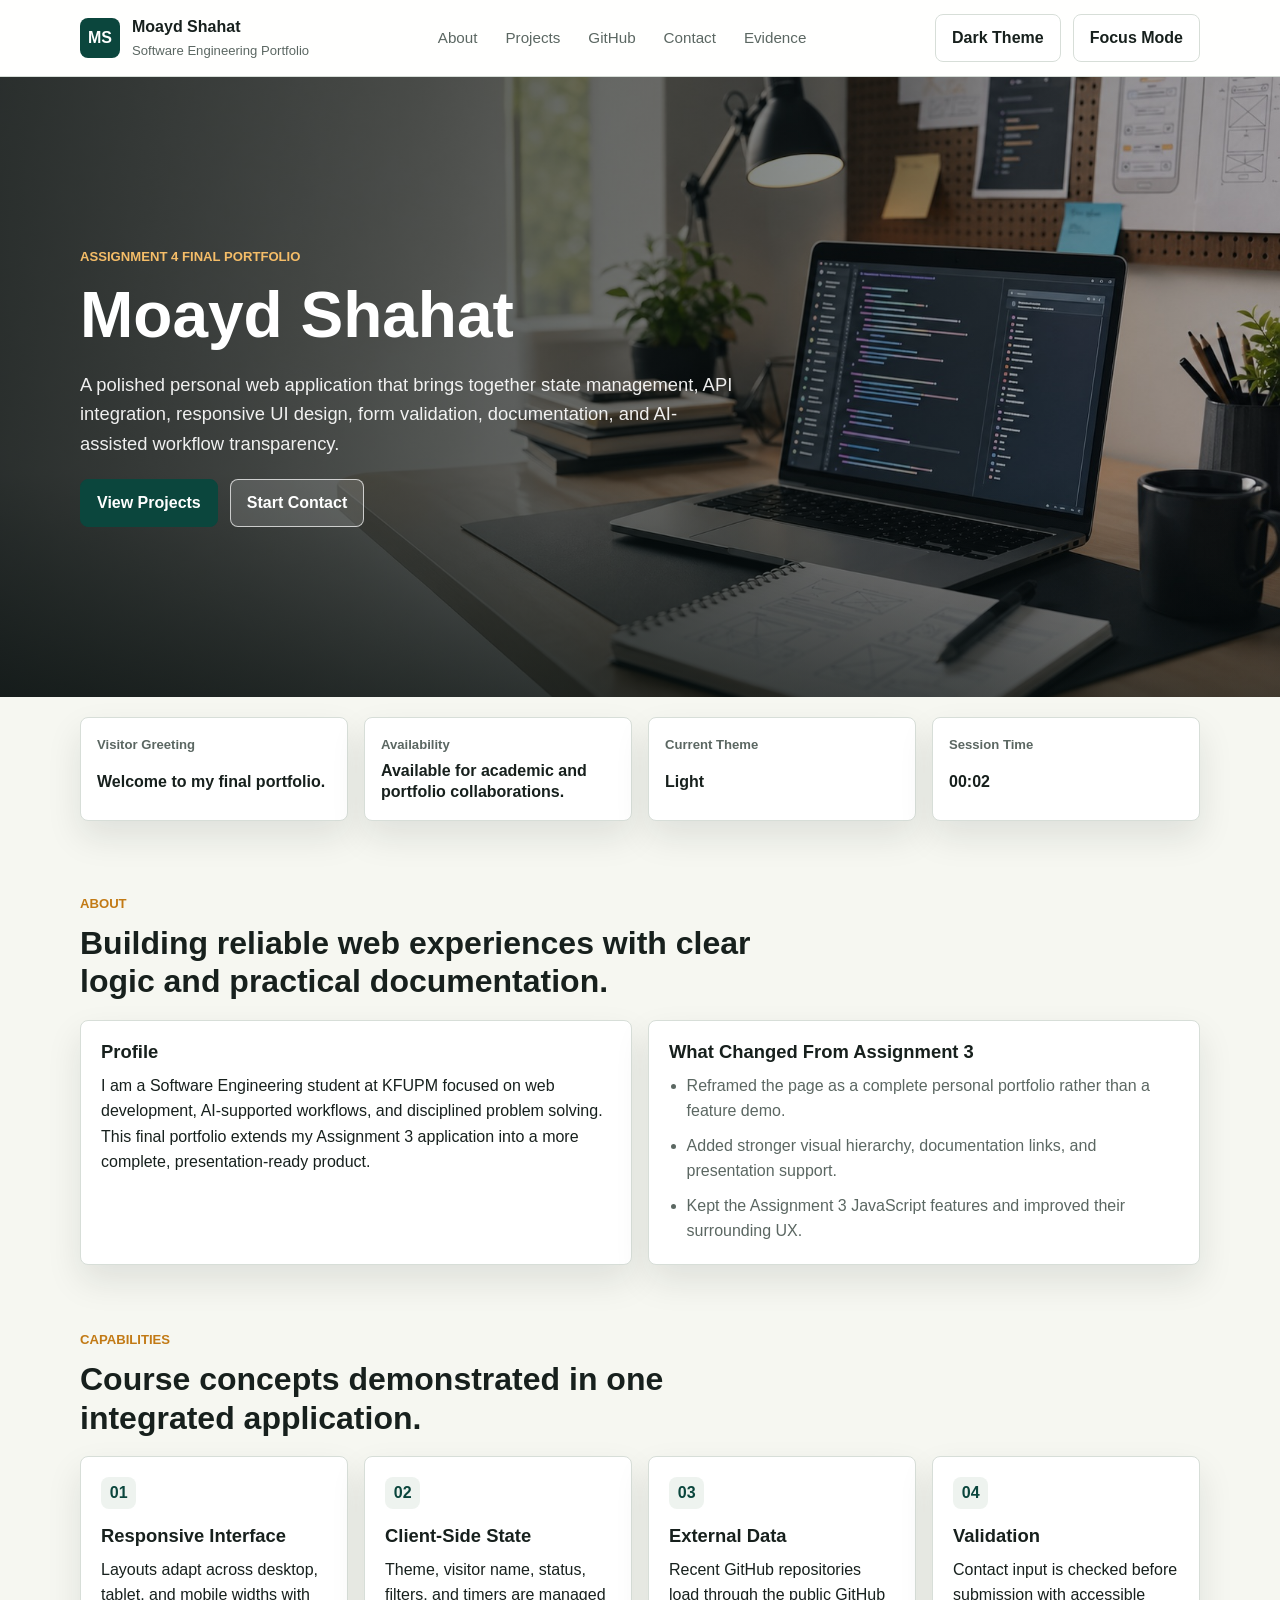
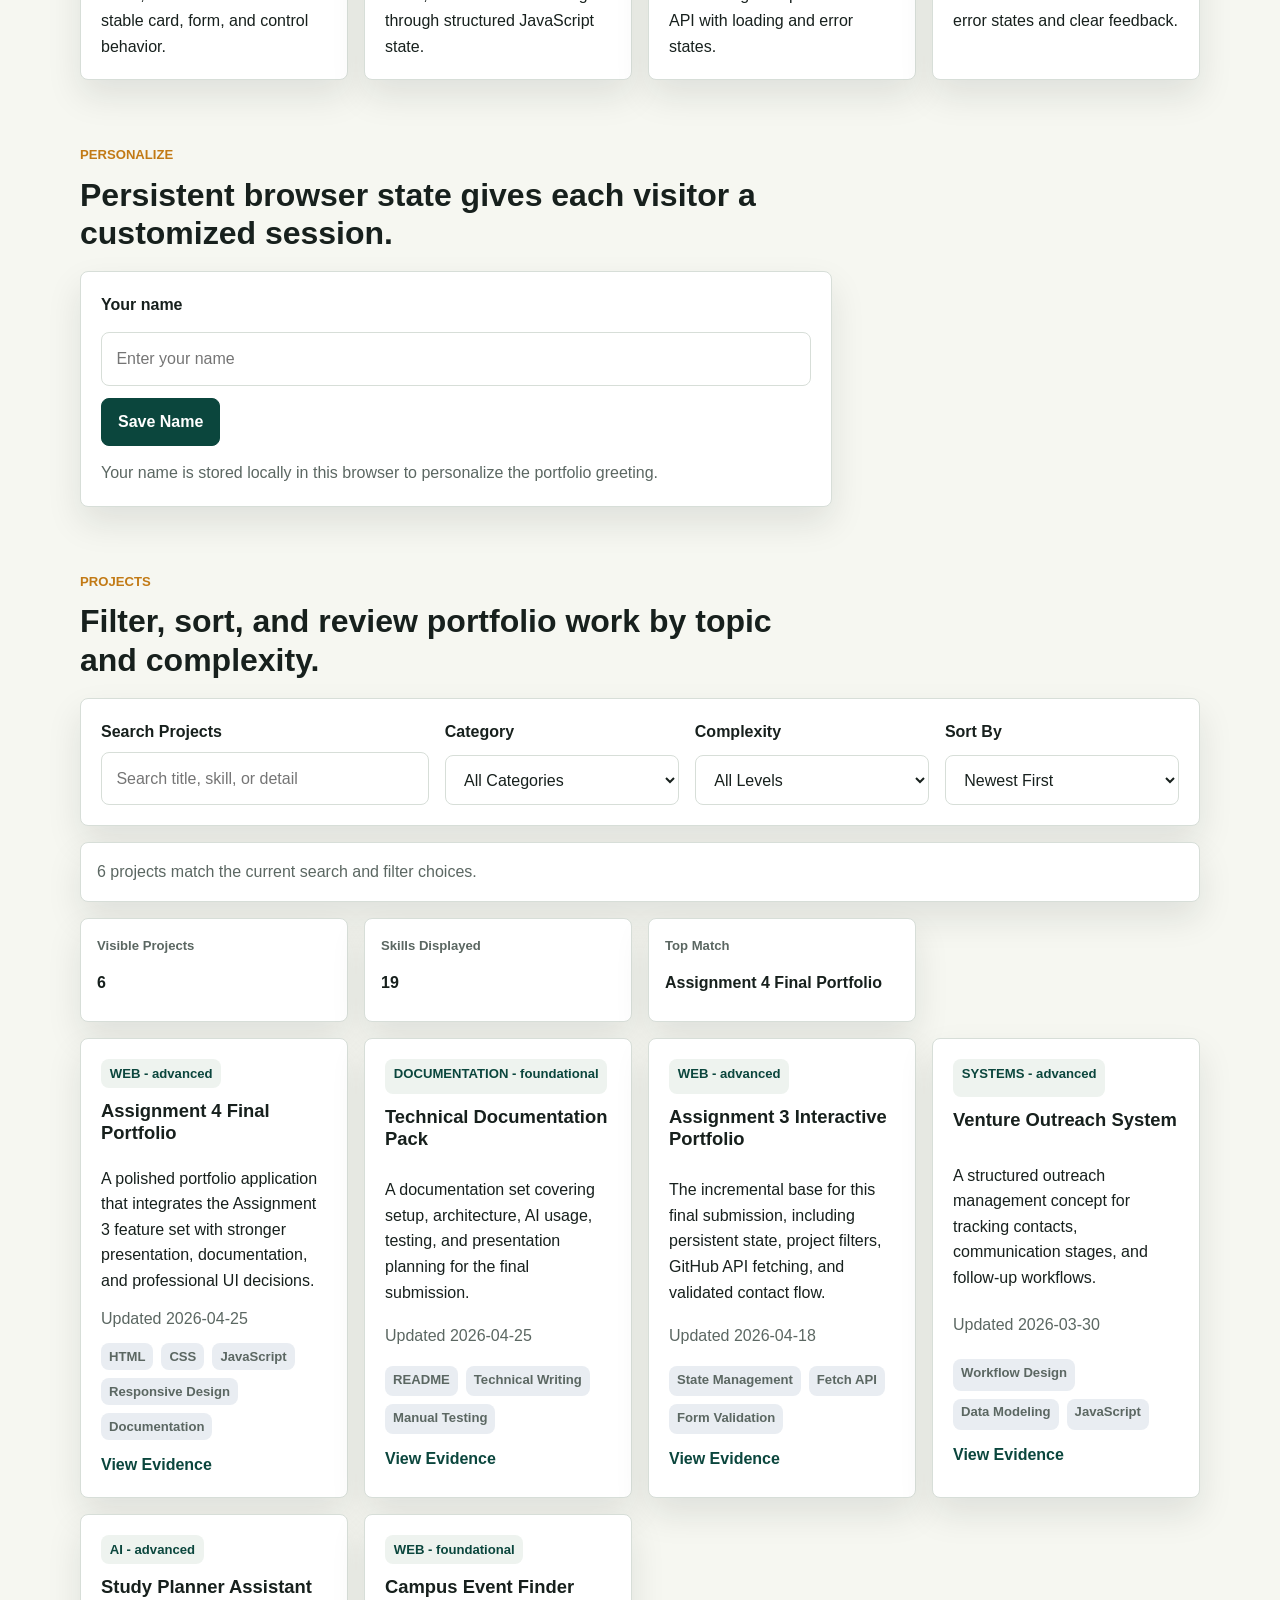
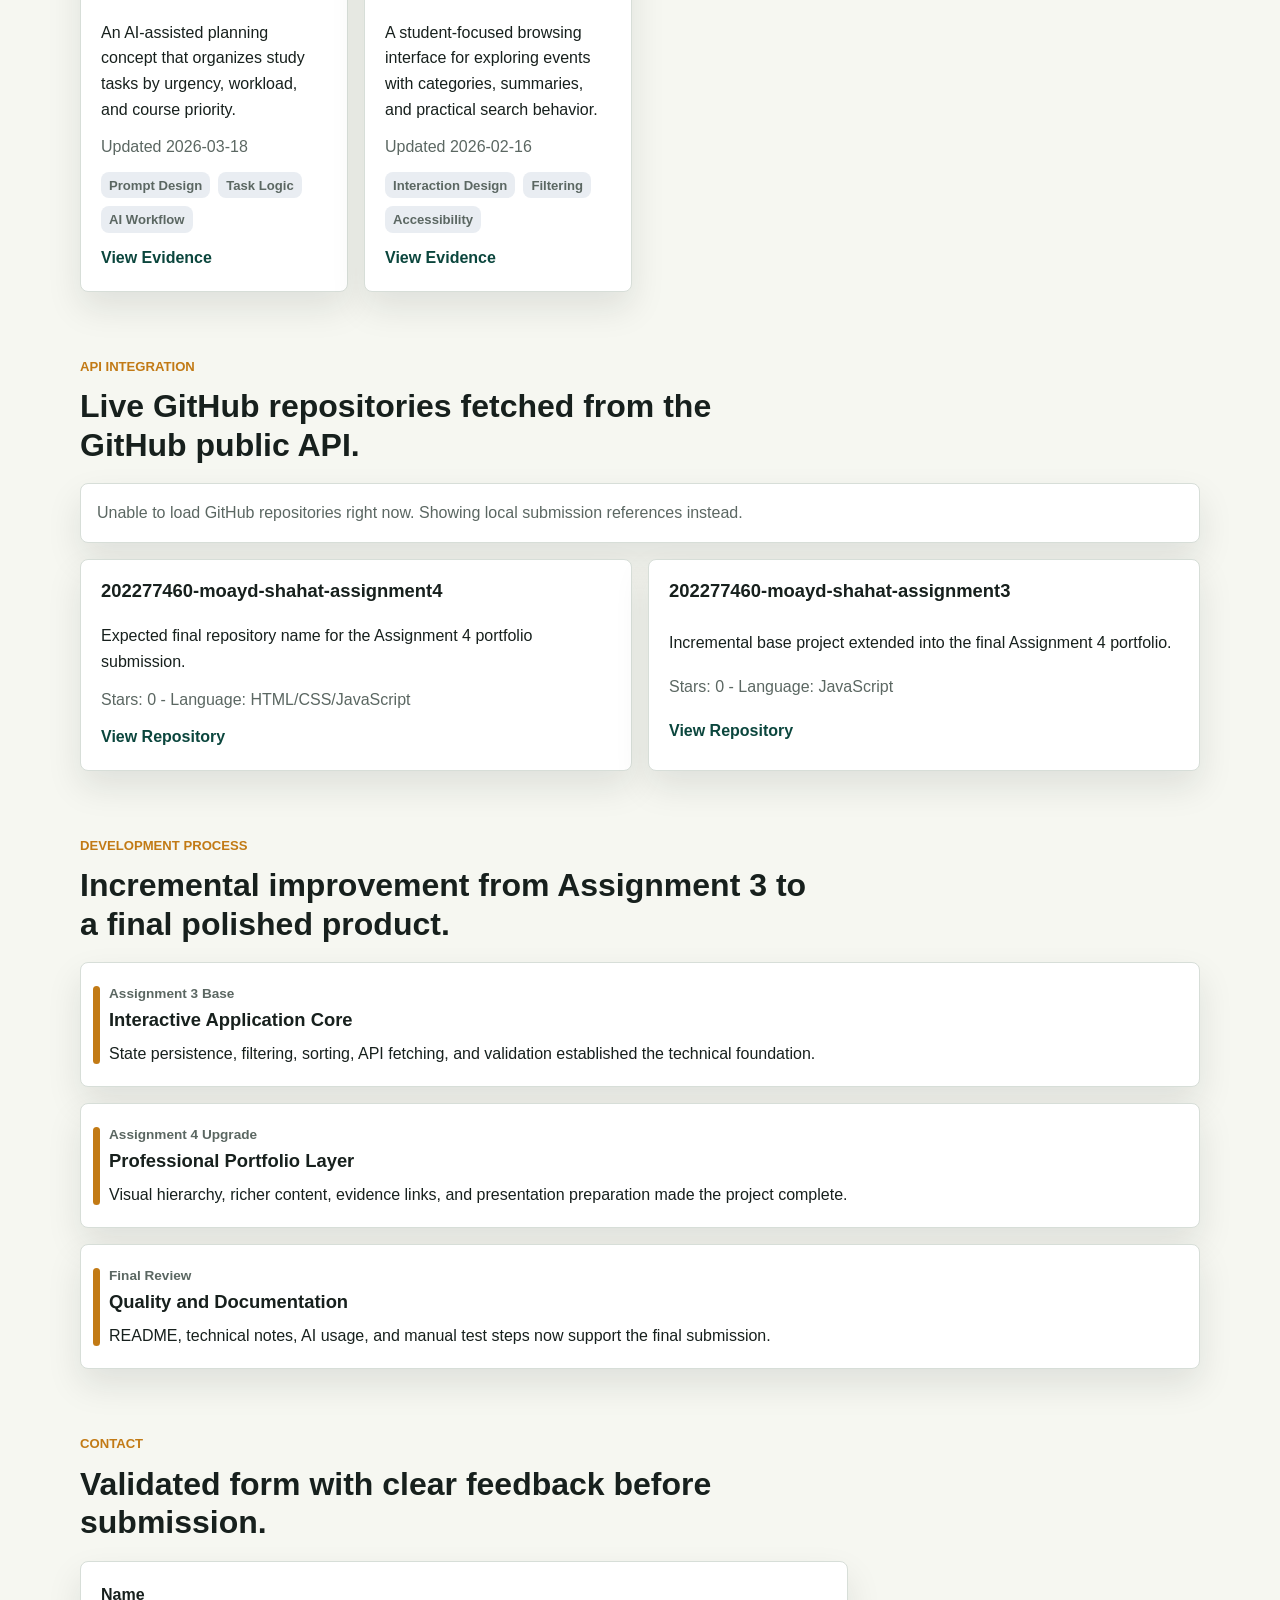
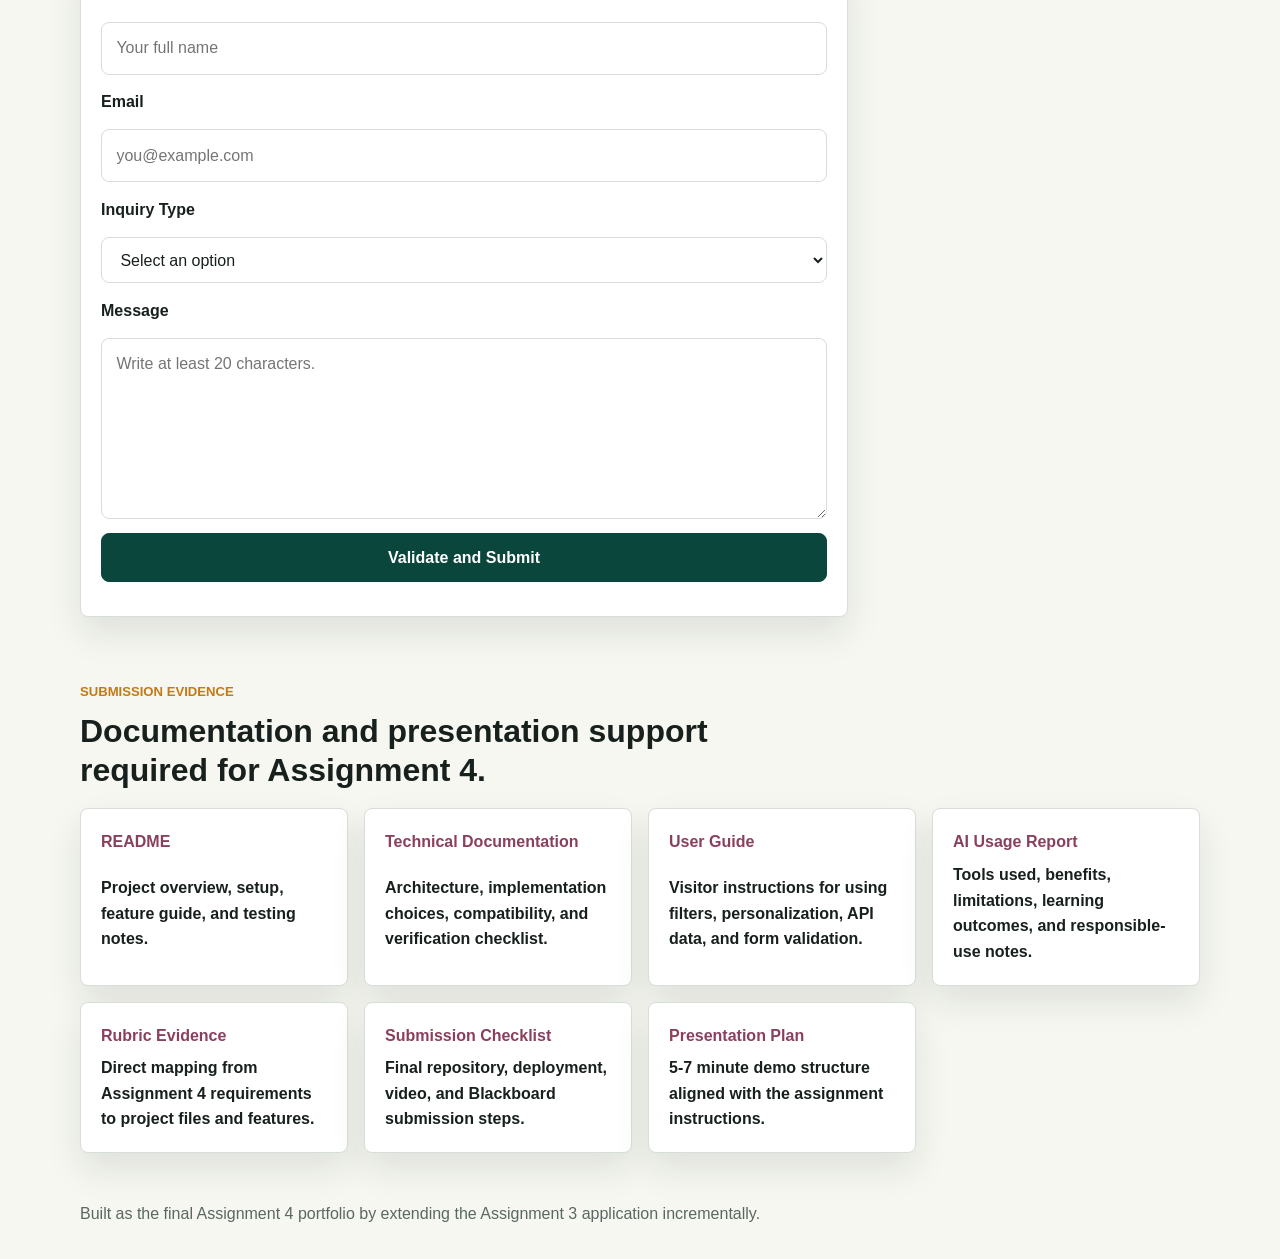
<file: index.html>
<!DOCTYPE html>
<html lang="en">
<head>
  <meta charset="UTF-8">
  <meta name="viewport" content="width=device-width, initial-scale=1.0">
  <meta
    name="description"
    content="Assignment 4 final portfolio for Moayd Shahat, extending the Assignment 3 web application with a polished portfolio experience, documentation, API integration, and presentation-ready content."
  >
  <title>Moayd Shahat | Assignment 4 Final Portfolio</title>
  <link rel="stylesheet" href="css/styles.css">
</head>
<body>
  <a class="skip-link" href="#mainContent">Skip to main content</a>

  <header class="site-header">
    <a class="brand-link" href="#home" aria-label="Moayd Shahat portfolio home">
      <span class="brand-mark" aria-hidden="true">MS</span>
      <span>
        <strong>Moayd Shahat</strong>
        <small>Software Engineering Portfolio</small>
      </span>
    </a>

    <nav class="primary-nav" aria-label="Main navigation">
      <a href="#about">About</a>
      <a href="#projects">Projects</a>
      <a href="#github">GitHub</a>
      <a href="#contact">Contact</a>
      <a href="#evidence">Evidence</a>
    </nav>

    <div class="top-actions" aria-label="Portfolio controls">
      <button id="themeToggle" class="ghost-button" type="button" aria-pressed="false">Dark Theme</button>
      <button id="statusToggle" class="ghost-button" type="button" aria-pressed="false">Focus Mode</button>
    </div>
  </header>

  <main id="mainContent">
    <section id="home" class="hero" aria-labelledby="heroTitle">
      <img
        class="hero-image"
        src="assets/images/portfolio-workspace.jpg"
        alt="Modern developer workspace with a laptop, wireframe sketches, and planning notes"
      >
      <div class="hero-overlay" aria-hidden="true"></div>
      <div class="hero-content">
        <p class="eyebrow">Assignment 4 Final Portfolio</p>
        <h1 id="heroTitle">Moayd Shahat</h1>
        <p class="hero-lede">
          A polished personal web application that brings together state management, API integration,
          responsive UI design, form validation, documentation, and AI-assisted workflow transparency.
        </p>
        <div class="hero-actions">
          <a class="primary-button" href="#projects">View Projects</a>
          <a class="secondary-button" href="#contact">Start Contact</a>
        </div>
      </div>
    </section>

    <section class="state-strip" aria-label="Live portfolio state">
      <article class="state-card">
        <span class="metric-label">Visitor Greeting</span>
        <strong id="greeting">Welcome to my portfolio.</strong>
      </article>
      <article class="state-card">
        <span class="metric-label">Availability</span>
        <strong id="statusMessage">Available for academic and portfolio collaborations.</strong>
      </article>
      <article class="state-card">
        <span class="metric-label">Current Theme</span>
        <strong id="themeLabel">Light</strong>
      </article>
      <article class="state-card">
        <span class="metric-label">Session Time</span>
        <strong id="visitTimer">00:00</strong>
      </article>
    </section>

    <section id="about" class="content-section">
      <div class="section-heading">
        <p class="section-label">About</p>
        <h2>Building reliable web experiences with clear logic and practical documentation.</h2>
      </div>

      <div class="two-column">
        <article class="card">
          <h3>Profile</h3>
          <p>
            I am a Software Engineering student at KFUPM focused on web development, AI-supported
            workflows, and disciplined problem solving. This final portfolio extends my Assignment 3
            application into a more complete, presentation-ready product.
          </p>
        </article>
        <article class="card">
          <h3>What Changed From Assignment 3</h3>
          <ul class="bullet-list">
            <li>Reframed the page as a complete personal portfolio rather than a feature demo.</li>
            <li>Added stronger visual hierarchy, documentation links, and presentation support.</li>
            <li>Kept the Assignment 3 JavaScript features and improved their surrounding UX.</li>
          </ul>
        </article>
      </div>
    </section>

    <section class="content-section">
      <div class="section-heading">
        <p class="section-label">Capabilities</p>
        <h2>Course concepts demonstrated in one integrated application.</h2>
      </div>

      <div class="capability-grid">
        <article class="card capability-card">
          <span class="capability-index">01</span>
          <h3>Responsive Interface</h3>
          <p>Layouts adapt across desktop, tablet, and mobile widths with stable card, form, and control behavior.</p>
        </article>
        <article class="card capability-card">
          <span class="capability-index">02</span>
          <h3>Client-Side State</h3>
          <p>Theme, visitor name, status, filters, and timers are managed through structured JavaScript state.</p>
        </article>
        <article class="card capability-card">
          <span class="capability-index">03</span>
          <h3>External Data</h3>
          <p>Recent GitHub repositories load through the public GitHub API with loading and error states.</p>
        </article>
        <article class="card capability-card">
          <span class="capability-index">04</span>
          <h3>Validation</h3>
          <p>Contact input is checked before submission with accessible error states and clear feedback.</p>
        </article>
      </div>
    </section>

    <section id="personalize" class="content-section">
      <div class="section-heading">
        <p class="section-label">Personalize</p>
        <h2>Persistent browser state gives each visitor a customized session.</h2>
      </div>

      <form id="visitorForm" class="card inline-form">
        <label for="visitorName">Your name</label>
        <div class="inline-controls">
          <input
            id="visitorName"
            name="visitorName"
            type="text"
            maxlength="30"
            placeholder="Enter your name"
            aria-describedby="visitorFeedback"
          >
          <button type="submit" class="primary-button">Save Name</button>
        </div>
        <p id="visitorFeedback" class="helper-text" aria-live="polite">
          Your name is stored locally in this browser to personalize the portfolio greeting.
        </p>
      </form>
    </section>

    <section id="projects" class="content-section">
      <div class="section-heading">
        <p class="section-label">Projects</p>
        <h2>Filter, sort, and review portfolio work by topic and complexity.</h2>
      </div>

      <div class="controls-grid card">
        <label>
          Search Projects
          <input type="text" id="searchInput" placeholder="Search title, skill, or detail" aria-describedby="levelMessage">
        </label>

        <label>
          Category
          <select id="categoryFilter">
            <option value="all">All Categories</option>
            <option value="web">Web</option>
            <option value="ai">AI</option>
            <option value="systems">Systems</option>
            <option value="documentation">Documentation</option>
          </select>
        </label>

        <label>
          Complexity
          <select id="levelFilter">
            <option value="all">All Levels</option>
            <option value="foundational">Foundational</option>
            <option value="advanced">Advanced</option>
          </select>
        </label>

        <label>
          Sort By
          <select id="sortSelect">
            <option value="newest">Newest First</option>
            <option value="oldest">Oldest First</option>
            <option value="title">Title A-Z</option>
          </select>
        </label>
      </div>

      <article id="levelMessage" class="info-banner" aria-live="polite">
        Select a project complexity to adapt the portfolio recommendations.
      </article>

      <div class="portfolio-stats" aria-label="Filtered project statistics">
        <article class="stat-tile">
          <span class="metric-label">Visible Projects</span>
          <strong id="visibleProjectCount">0</strong>
        </article>
        <article class="stat-tile">
          <span class="metric-label">Skills Displayed</span>
          <strong id="visibleSkillCount">0</strong>
        </article>
        <article class="stat-tile">
          <span class="metric-label">Top Match</span>
          <strong id="topMatchLabel">None yet</strong>
        </article>
      </div>

      <div id="projectsList" class="projects-grid" aria-live="polite"></div>
    </section>

    <section id="github" class="content-section">
      <div class="section-heading">
        <p class="section-label">API Integration</p>
        <h2>Live GitHub repositories fetched from the GitHub public API.</h2>
      </div>
      <div id="repoStatus" class="info-banner" aria-live="polite">Loading latest repositories...</div>
      <div id="repoList" class="projects-grid" aria-live="polite"></div>
    </section>

    <section class="content-section">
      <div class="section-heading">
        <p class="section-label">Development Process</p>
        <h2>Incremental improvement from Assignment 3 to a final polished product.</h2>
      </div>

      <div class="timeline">
        <article class="timeline-item">
          <span>Assignment 3 Base</span>
          <h3>Interactive Application Core</h3>
          <p>State persistence, filtering, sorting, API fetching, and validation established the technical foundation.</p>
        </article>
        <article class="timeline-item">
          <span>Assignment 4 Upgrade</span>
          <h3>Professional Portfolio Layer</h3>
          <p>Visual hierarchy, richer content, evidence links, and presentation preparation made the project complete.</p>
        </article>
        <article class="timeline-item">
          <span>Final Review</span>
          <h3>Quality and Documentation</h3>
          <p>README, technical notes, AI usage, and manual test steps now support the final submission.</p>
        </article>
      </div>
    </section>

    <section id="contact" class="content-section">
      <div class="section-heading">
        <p class="section-label">Contact</p>
        <h2>Validated form with clear feedback before submission.</h2>
      </div>

      <form id="contactForm" class="card contact-form" novalidate>
        <label for="name">Name</label>
        <input type="text" id="name" name="name" placeholder="Your full name" required>

        <label for="email">Email</label>
        <input type="email" id="email" name="email" placeholder="you@example.com" required>

        <label for="reason">Inquiry Type</label>
        <select id="reason" name="reason" required>
          <option value="">Select an option</option>
          <option value="project">Project collaboration</option>
          <option value="feedback">Portfolio feedback</option>
          <option value="opportunity">Opportunity</option>
          <option value="presentation">Presentation question</option>
        </select>

        <label for="message">Message</label>
        <textarea id="message" name="message" rows="6" placeholder="Write at least 20 characters." required></textarea>

        <button type="submit" class="primary-button">Validate and Submit</button>
        <p id="formMsg" class="helper-text" role="status" aria-live="polite"></p>
      </form>
    </section>

    <section id="evidence" class="content-section">
      <div class="section-heading">
        <p class="section-label">Submission Evidence</p>
        <h2>Documentation and presentation support required for Assignment 4.</h2>
      </div>

      <div class="evidence-grid">
        <a class="card evidence-link" href="README.md">
          <span>README</span>
          <strong>Project overview, setup, feature guide, and testing notes.</strong>
        </a>
        <a class="card evidence-link" href="docs/technical-documentation.md">
          <span>Technical Documentation</span>
          <strong>Architecture, implementation choices, compatibility, and verification checklist.</strong>
        </a>
        <a class="card evidence-link" href="docs/user-guide.md">
          <span>User Guide</span>
          <strong>Visitor instructions for using filters, personalization, API data, and form validation.</strong>
        </a>
        <a class="card evidence-link" href="docs/ai-usage-report.md">
          <span>AI Usage Report</span>
          <strong>Tools used, benefits, limitations, learning outcomes, and responsible-use notes.</strong>
        </a>
        <a class="card evidence-link" href="docs/rubric-evidence.md">
          <span>Rubric Evidence</span>
          <strong>Direct mapping from Assignment 4 requirements to project files and features.</strong>
        </a>
        <a class="card evidence-link" href="docs/submission-checklist.md">
          <span>Submission Checklist</span>
          <strong>Final repository, deployment, video, and Blackboard submission steps.</strong>
        </a>
        <a class="card evidence-link" href="presentation/README.md">
          <span>Presentation Plan</span>
          <strong>5-7 minute demo structure aligned with the assignment instructions.</strong>
        </a>
      </div>
    </section>
  </main>

  <footer class="site-footer">
    <p>Built as the final Assignment 4 portfolio by extending the Assignment 3 application incrementally.</p>
  </footer>

  <script src="js/script.js"></script>
</body>
</html>
</file>
<file: css/styles.css>
:root {
  --bg: #f6f7f1;
  --surface: #ffffff;
  --surface-soft: #eef3ef;
  --surface-muted: #e9edf2;
  --text: #17201d;
  --muted: #5b6762;
  --border: #d7ded8;
  --primary: #116a5b;
  --primary-strong: #0b463d;
  --secondary: #8b3f5f;
  --accent: #c27a15;
  --blue: #315b8f;
  --danger: #b93422;
  --shadow: 0 16px 35px rgba(23, 32, 29, 0.1);
}

body.dark {
  --bg: #111716;
  --surface: #192321;
  --surface-soft: #1f2d2a;
  --surface-muted: #202a34;
  --text: #eef5f1;
  --muted: #b7c4be;
  --border: #34413d;
  --primary: #7ed7c7;
  --primary-strong: #b5f1e7;
  --secondary: #f2a4c3;
  --accent: #e5b25f;
  --blue: #99b9e8;
  --danger: #ff8b78;
  --shadow: 0 18px 40px rgba(0, 0, 0, 0.28);
}

* {
  box-sizing: border-box;
}

html {
  scroll-behavior: smooth;
}

body {
  margin: 0;
  min-height: 100vh;
  font-family: Arial, Helvetica, sans-serif;
  color: var(--text);
  background: var(--bg);
  line-height: 1.6;
  letter-spacing: 0;
  transition: background-color 0.2s ease, color 0.2s ease;
}

body,
button,
input,
select,
textarea {
  font: 1rem/1.6 Arial, Helvetica, sans-serif;
}

h1,
h2,
h3,
p {
  margin-top: 0;
}

h1,
h2,
h3 {
  line-height: 1.2;
  letter-spacing: 0;
}

h1 {
  margin-bottom: 1rem;
  font-size: 4rem;
}

h2 {
  margin-bottom: 0;
  font-size: 2rem;
}

h3 {
  margin-bottom: 0.6rem;
  font-size: 1.15rem;
}

p {
  margin-bottom: 0;
}

a {
  color: inherit;
}

button,
a,
input,
select,
textarea {
  -webkit-tap-highlight-color: transparent;
}

.skip-link {
  position: fixed;
  top: 0.75rem;
  left: 0.75rem;
  z-index: 50;
  transform: translateY(-150%);
  border-radius: 8px;
  background: var(--primary-strong);
  color: #fff;
  padding: 0.7rem 0.9rem;
  text-decoration: none;
}

.skip-link:focus {
  transform: translateY(0);
}

.site-header {
  position: sticky;
  top: 0;
  z-index: 30;
  display: grid;
  grid-template-columns: auto 1fr auto;
  align-items: center;
  gap: 1rem;
  padding: 0.85rem max(1rem, calc((100vw - 1120px) / 2));
  border-bottom: 1px solid var(--border);
  background: color-mix(in srgb, var(--surface) 92%, transparent);
  backdrop-filter: blur(14px);
}

.brand-link {
  display: inline-flex;
  align-items: center;
  gap: 0.75rem;
  min-width: 0;
  color: var(--text);
  text-decoration: none;
}

.brand-mark {
  display: grid;
  width: 2.5rem;
  height: 2.5rem;
  place-items: center;
  border-radius: 8px;
  background: var(--primary-strong);
  color: #fff;
  font-weight: 800;
}

.brand-link strong,
.brand-link small {
  display: block;
}

.brand-link small {
  color: var(--muted);
  font-size: 0.82rem;
}

.primary-nav {
  display: flex;
  justify-content: center;
  gap: 0.35rem;
  flex-wrap: wrap;
}

.primary-nav a {
  border-radius: 8px;
  color: var(--muted);
  padding: 0.45rem 0.7rem;
  text-decoration: none;
  font-size: 0.95rem;
}

.primary-nav a:hover {
  color: var(--text);
  background: var(--surface-soft);
}

.top-actions,
.hero-actions,
.inline-controls {
  display: flex;
  gap: 0.75rem;
  align-items: center;
  flex-wrap: wrap;
}

.primary-button,
.secondary-button,
.ghost-button {
  display: inline-flex;
  align-items: center;
  justify-content: center;
  min-height: 2.75rem;
  border: 1px solid var(--border);
  border-radius: 8px;
  padding: 0.65rem 1rem;
  font-weight: 700;
  text-decoration: none;
  cursor: pointer;
  transition: background-color 0.2s ease, border-color 0.2s ease, transform 0.2s ease;
}

.primary-button {
  border-color: var(--primary-strong);
  background: var(--primary-strong);
  color: #fff;
}

.secondary-button {
  border-color: rgba(255, 255, 255, 0.7);
  background: rgba(255, 255, 255, 0.14);
  color: #fff;
}

.ghost-button {
  background: var(--surface);
  color: var(--text);
}

.primary-button:hover,
.secondary-button:hover,
.ghost-button:hover {
  transform: translateY(-1px);
}

button:focus-visible,
a:focus-visible,
input:focus-visible,
select:focus-visible,
textarea:focus-visible {
  outline: 3px solid color-mix(in srgb, var(--accent) 45%, transparent);
  outline-offset: 3px;
}

.hero {
  position: relative;
  min-height: 620px;
  overflow: hidden;
  display: grid;
  align-items: center;
  padding: 5rem max(1rem, calc((100vw - 1120px) / 2));
  color: #fff;
}

.hero-image,
.hero-overlay {
  position: absolute;
  inset: 0;
  width: 100%;
  height: 100%;
}

.hero-image {
  object-fit: cover;
  object-position: center;
}

.hero-overlay {
  background:
    linear-gradient(90deg, rgba(5, 13, 12, 0.82) 0%, rgba(5, 13, 12, 0.62) 42%, rgba(5, 13, 12, 0.2) 100%),
    linear-gradient(0deg, rgba(5, 13, 12, 0.55), transparent 36%);
}

.hero-content {
  position: relative;
  z-index: 1;
  max-width: 43rem;
}

.eyebrow,
.section-label {
  margin-bottom: 0.65rem;
  color: var(--accent);
  font-size: 0.82rem;
  font-weight: 800;
  letter-spacing: 0;
  text-transform: uppercase;
}

.hero .eyebrow {
  color: #f5bd68;
}

.hero-lede {
  max-width: 41rem;
  margin-bottom: 1.3rem;
  color: rgba(255, 255, 255, 0.92);
  font-size: 1.15rem;
}

.state-strip,
.content-section,
.site-footer {
  width: min(1120px, calc(100% - 2rem));
  margin: 0 auto;
}

.state-strip {
  display: grid;
  grid-template-columns: repeat(4, minmax(0, 1fr));
  gap: 1rem;
  padding: 1.25rem 0 0.5rem;
}

.state-card,
.card,
.stat-tile,
.timeline-item,
.info-banner {
  border: 1px solid var(--border);
  border-radius: 8px;
  background: var(--surface);
  box-shadow: var(--shadow);
}

.state-card,
.stat-tile {
  display: grid;
  gap: 0.3rem;
  min-height: 6.5rem;
  padding: 1rem;
}

.state-card strong,
.stat-tile strong {
  font-size: 1rem;
  line-height: 1.35;
}

.metric-label,
.helper-text,
.project-meta,
.repo-meta,
.bullet-list,
.site-footer,
.timeline-item span {
  color: var(--muted);
}

.metric-label {
  font-size: 0.82rem;
  font-weight: 700;
}

.content-section {
  padding: 4rem 0 0;
}

.section-heading {
  max-width: 46rem;
  margin-bottom: 1.2rem;
}

.two-column,
.capability-grid,
.projects-grid,
.evidence-grid,
.portfolio-stats {
  display: grid;
  gap: 1rem;
}

.two-column {
  grid-template-columns: repeat(2, minmax(0, 1fr));
}

.capability-grid,
.portfolio-stats {
  grid-template-columns: repeat(4, minmax(0, 1fr));
}

.projects-grid,
.evidence-grid {
  grid-template-columns: repeat(auto-fit, minmax(245px, 1fr));
}

.card {
  padding: 1.25rem;
}

.capability-card {
  display: grid;
  align-content: start;
}

.capability-index {
  width: fit-content;
  margin-bottom: 1rem;
  border-radius: 8px;
  background: var(--surface-soft);
  color: var(--primary-strong);
  padding: 0.2rem 0.55rem;
  font-weight: 800;
}

.bullet-list {
  padding-left: 1.1rem;
  margin: 0;
}

.bullet-list li + li {
  margin-top: 0.55rem;
}

.inline-form,
.contact-form {
  display: grid;
  gap: 0.9rem;
}

.inline-form {
  max-width: 47rem;
}

label {
  display: grid;
  gap: 0.45rem;
  font-weight: 700;
}

input,
select,
textarea {
  width: 100%;
  border: 1px solid var(--border);
  border-radius: 8px;
  background: var(--surface);
  color: var(--text);
  padding: 0.8rem 0.9rem;
}

textarea {
  resize: vertical;
}

.input-error {
  border-color: var(--danger);
  box-shadow: 0 0 0 3px color-mix(in srgb, var(--danger) 18%, transparent);
}

.controls-grid {
  display: grid;
  grid-template-columns: 1.4fr 1fr 1fr 1fr;
  gap: 1rem;
}

.info-banner {
  margin-top: 1rem;
  padding: 1rem;
  color: var(--muted);
}

.portfolio-stats {
  margin-top: 1rem;
}

.projects-grid {
  margin-top: 1rem;
}

.project-card,
.repo-card {
  display: grid;
  gap: 0.75rem;
}

.project-tag {
  display: inline-flex;
  width: fit-content;
  border-radius: 8px;
  background: var(--surface-soft);
  color: var(--primary-strong);
  padding: 0.25rem 0.55rem;
  font-size: 0.82rem;
  font-weight: 800;
}

.project-actions {
  display: flex;
  gap: 0.5rem;
  flex-wrap: wrap;
}

.project-chip {
  border-radius: 8px;
  background: var(--surface-muted);
  color: var(--muted);
  padding: 0.18rem 0.5rem;
  font-size: 0.82rem;
  font-weight: 700;
}

.repo-link,
.evidence-link {
  color: var(--primary-strong);
  text-decoration: none;
}

.repo-link {
  width: fit-content;
  font-weight: 800;
}

.repo-link:hover,
.evidence-link:hover strong {
  text-decoration: underline;
}

.empty-state {
  grid-column: 1 / -1;
  text-align: center;
}

.timeline {
  display: grid;
  gap: 1rem;
}

.timeline-item {
  position: relative;
  padding: 1.25rem 1.25rem 1.25rem 1.75rem;
}

.timeline-item::before {
  content: "";
  position: absolute;
  top: 1.4rem;
  left: 0.75rem;
  width: 0.42rem;
  height: calc(100% - 2.8rem);
  border-radius: 8px;
  background: var(--accent);
}

.timeline-item span {
  display: block;
  margin-bottom: 0.25rem;
  font-size: 0.85rem;
  font-weight: 800;
}

.evidence-link {
  display: grid;
  gap: 0.45rem;
}

.evidence-link span {
  color: var(--secondary);
  font-weight: 800;
}

.evidence-link strong {
  color: var(--text);
}

.contact-form {
  max-width: 48rem;
}

.site-footer {
  padding: 3rem 0 2rem;
}

@media (max-width: 980px) {
  .site-header {
    grid-template-columns: 1fr;
    align-items: start;
  }

  .primary-nav {
    justify-content: start;
  }

  .state-strip,
  .capability-grid,
  .portfolio-stats {
    grid-template-columns: repeat(2, minmax(0, 1fr));
  }

  .controls-grid {
    grid-template-columns: repeat(2, minmax(0, 1fr));
  }
}

@media (max-width: 720px) {
  h1 {
    font-size: 2.7rem;
  }

  h2 {
    font-size: 1.55rem;
  }

  .hero {
    min-height: 560px;
    padding-top: 4rem;
    padding-bottom: 4rem;
  }

  .hero-overlay {
    background: rgba(5, 13, 12, 0.72);
  }

  .two-column,
  .state-strip,
  .capability-grid,
  .portfolio-stats,
  .controls-grid {
    grid-template-columns: 1fr;
  }

  .inline-controls,
  .hero-actions,
  .top-actions {
    align-items: stretch;
    flex-direction: column;
  }

  .primary-button,
  .secondary-button,
  .ghost-button {
    width: 100%;
  }

  .content-section {
    padding-top: 3rem;
  }
}

@media (prefers-reduced-motion: reduce) {
  html {
    scroll-behavior: auto;
  }

  body,
  .primary-button,
  .secondary-button,
  .ghost-button {
    transition: none;
  }
}
</file>
